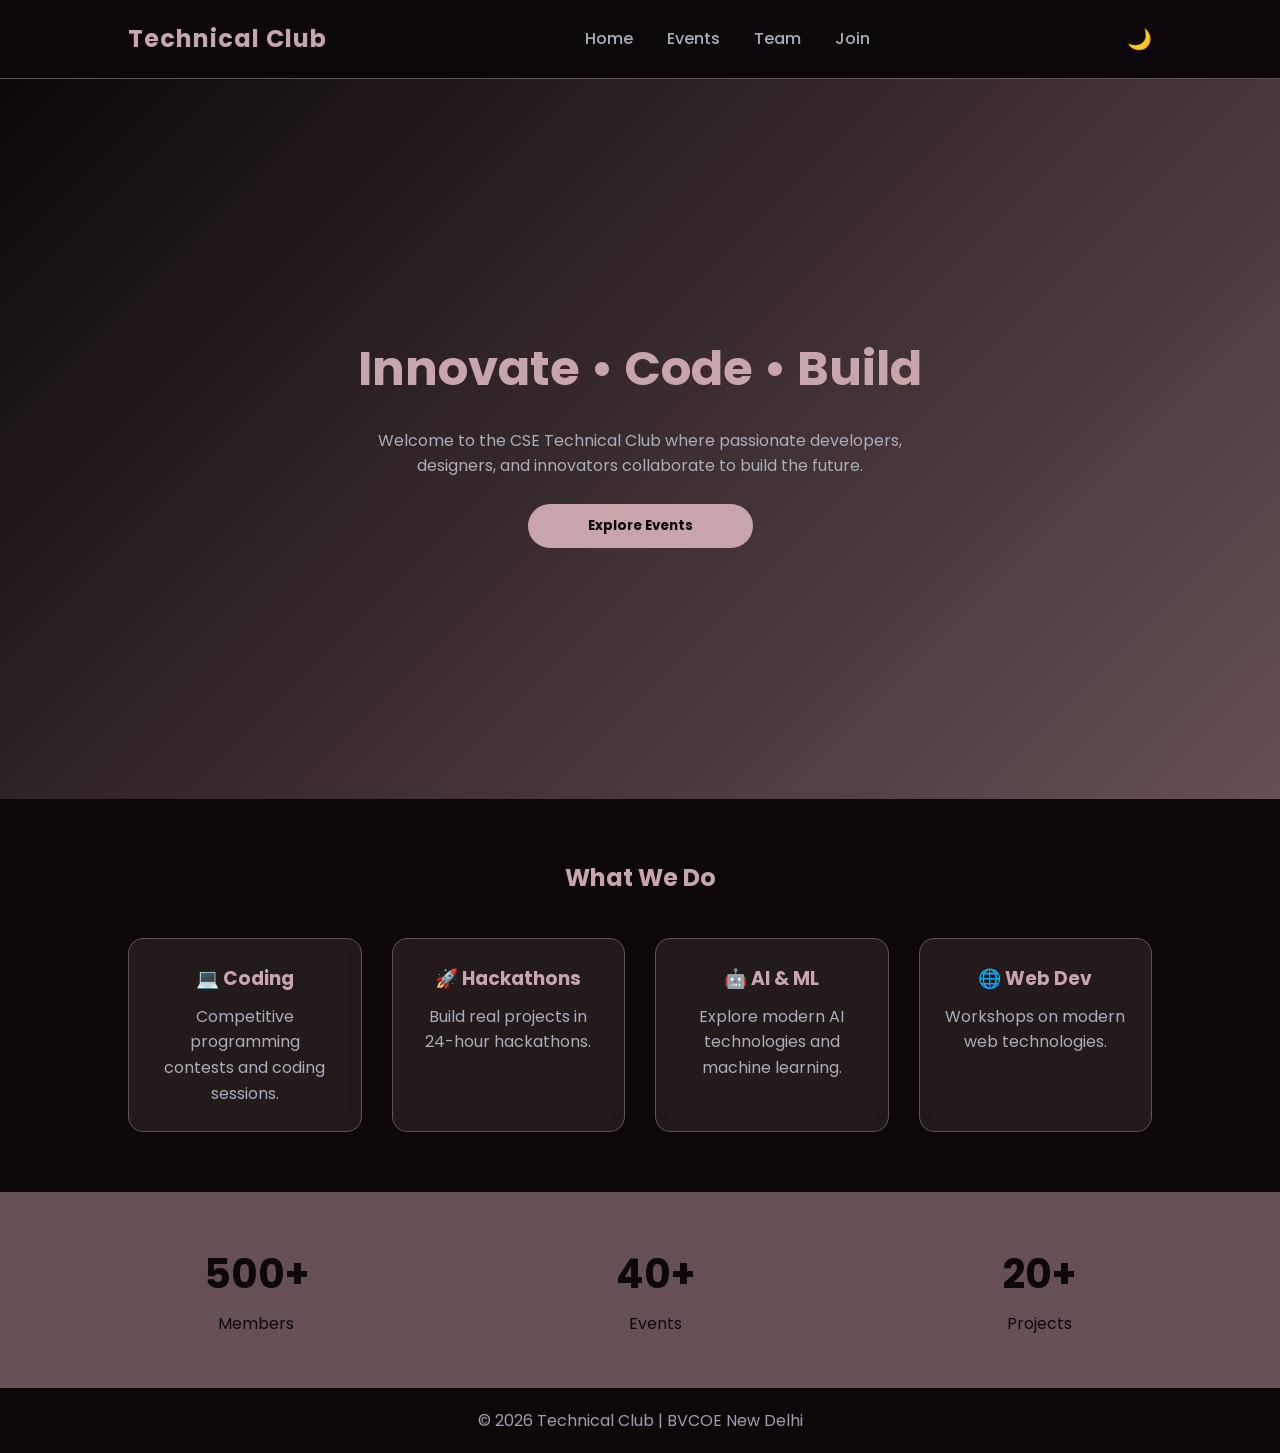
<file: index.html>
<!DOCTYPE html>
<html lang="en">

<head>
<meta charset="UTF-8">
<meta name="viewport" content="width=device-width, initial-scale=1.0">
<title>Technical Club</title>

<link rel="stylesheet" href="style.css">

<link href="https://fonts.googleapis.com/css2?family=Poppins:wght@300;500;700&display=swap" rel="stylesheet">
</head>

<body>

<header>

<h1 class="logo">Technical Club</h1>

<nav>
<a href="index.html">Home</a>
<a href="events.html">Events</a>
<a href="team.html">Team</a>
<a href="contact.html">Join</a>
</nav>

<button onclick="toggleTheme()" class="theme-btn">🌙</button>

</header>


<section class="hero">

<div class="hero-content">

<h2>Innovate • Code • Build</h2>

<p>
Welcome to the CSE Technical Club where passionate developers,
designers, and innovators collaborate to build the future.
</p>

<button class="cta"><a href="events.html" class="cta">Explore Events</a></button>

</div>

</section>


<section class="features">

<h2>What We Do</h2>

<div class="feature-grid">

<div class="card">
<h3>💻 Coding</h3>
<p>Competitive programming contests and coding sessions.</p>
</div>

<div class="card">
<h3>🚀 Hackathons</h3>
<p>Build real projects in 24-hour hackathons.</p>
</div>

<div class="card">
<h3>🤖 AI & ML</h3>
<p>Explore modern AI technologies and machine learning.</p>
</div>

<div class="card">
<h3>🌐 Web Dev</h3>
<p>Workshops on modern web technologies.</p>
</div>

</div>

</section>


<section class="stats">

<div class="stat">
<h2>500+</h2>
<p>Members</p>
</div>

<div class="stat">
<h2>40+</h2>
<p>Events</p>
</div>

<div class="stat">
<h2>20+</h2>
<p>Projects</p>
</div>

</section>


<footer>

<p>© 2026 Technical Club | BVCOE New Delhi</p>

</footer>

<script src="script.js"></script>

</body>
</html>
</file>
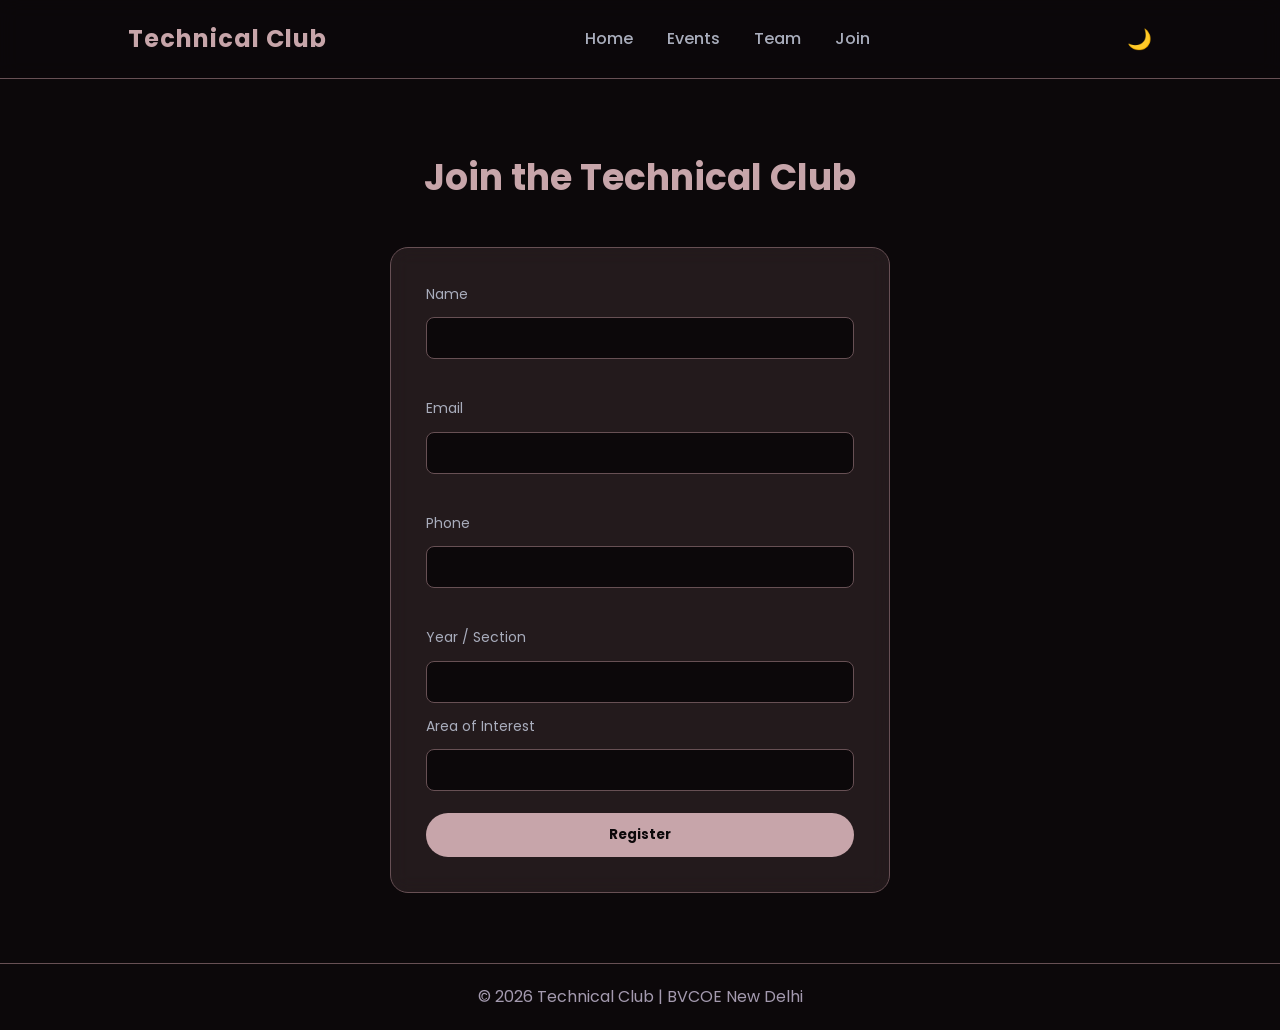
<file: contact.html>
<!DOCTYPE html>
<html lang="en">

<head>
<meta charset="UTF-8">
<meta name="viewport" content="width=device-width, initial-scale=1.0">
<title>Join Us | Technical Club</title>

<link rel="stylesheet" href="style.css">
<link href="https://fonts.googleapis.com/css2?family=Poppins:wght@300;500;700&display=swap" rel="stylesheet">

</head>

<body>

<header>

<h1 class="logo">Technical Club</h1>

<nav>
<a href="index.html">Home</a>
<a href="events.html">Events</a>
<a href="team.html">Team</a>
<a href="contact.html">Join</a>
</nav>

<button onclick="toggleTheme()" class="theme-btn">🌙</button>

</header>


<section class="contact-section">

<h2>Join the Technical Club</h2>

<form id="joinForm" class="contact-form">

<label>Name</label>
<input type="text" id="name">
<span class="error" id="nameError"></span>

<label>Email</label>
<input type="text" id="email">
<span class="error" id="emailError"></span>

<label>Phone</label>
<input type="text" id="phone">
<span class="error" id="phoneError"></span>

<label>Year / Section</label>
<input type="text" id="year">

<label>Area of Interest</label>
<input type="text" id="interest">

<button type="submit" class="submit-btn">Register</button>

</form>

</section>


<footer>
<p>© 2026 Technical Club | BVCOE New Delhi</p>
</footer>

<script src="script.js"></script>

</body>
</html>
</file>
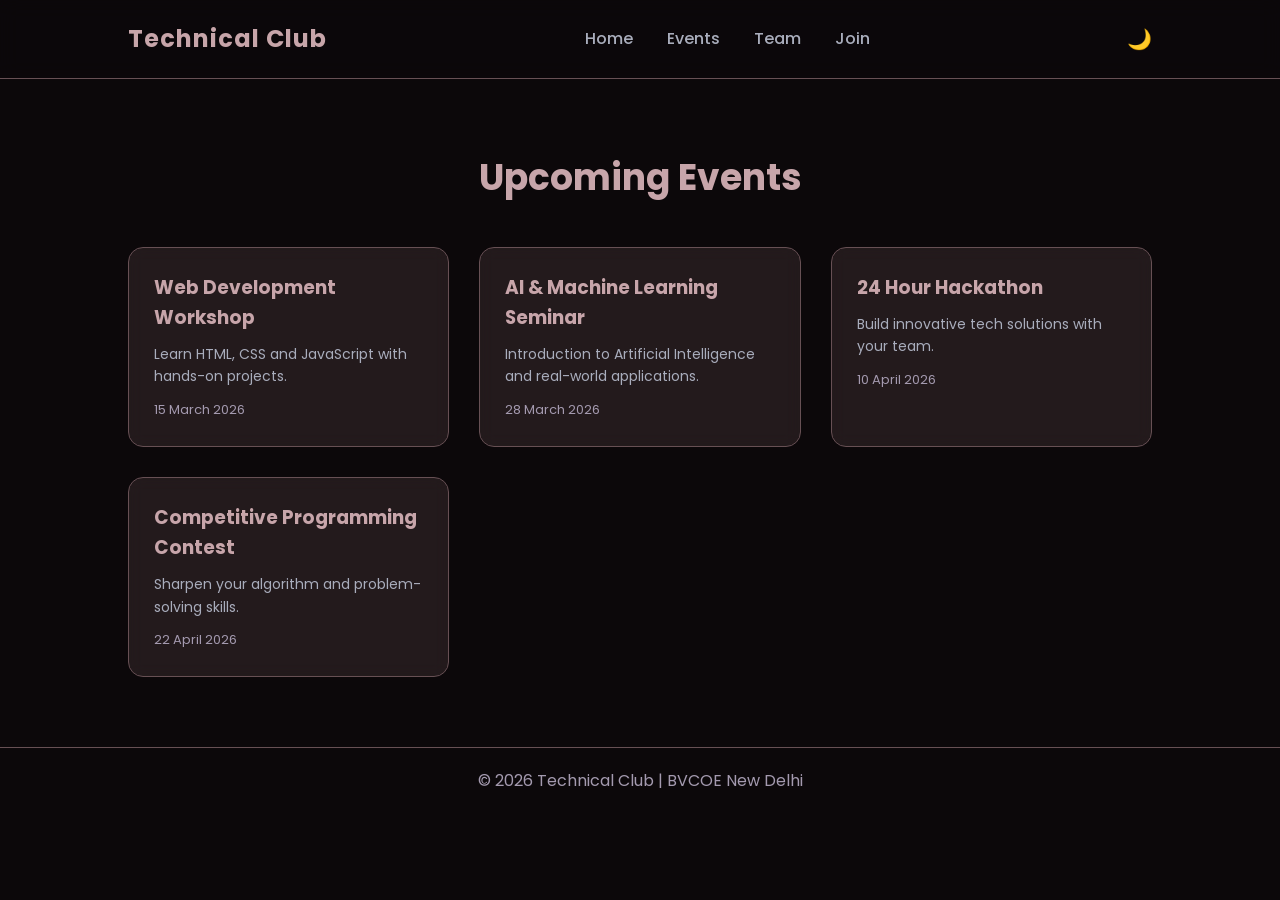
<file: events.html>
<!DOCTYPE html>
<html lang="en">

<head>
<meta charset="UTF-8">
<meta name="viewport" content="width=device-width, initial-scale=1.0">
<title>Events | Technical Club</title>

<link rel="stylesheet" href="style.css">
<link href="https://fonts.googleapis.com/css2?family=Poppins:wght@300;500;700&display=swap" rel="stylesheet">

</head>

<body>

<header>

<h1 class="logo">Technical Club</h1>

<nav>
<a href="index.html">Home</a>
<a href="events.html">Events</a>
<a href="team.html">Team</a>
<a href="contact.html">Join</a>
</nav>

<button onclick="toggleTheme()" class="theme-btn">🌙</button>

</header>


<section class="events-section">

<h2>Upcoming Events</h2>

<div id="eventsContainer" class="events-grid">

<!-- JavaScript will generate events here -->

</div>

</section>


<footer>
<p>© 2026 Technical Club | BVCOE New Delhi</p>
</footer>

<script src="script.js"></script>

</body>
</html>
</file>
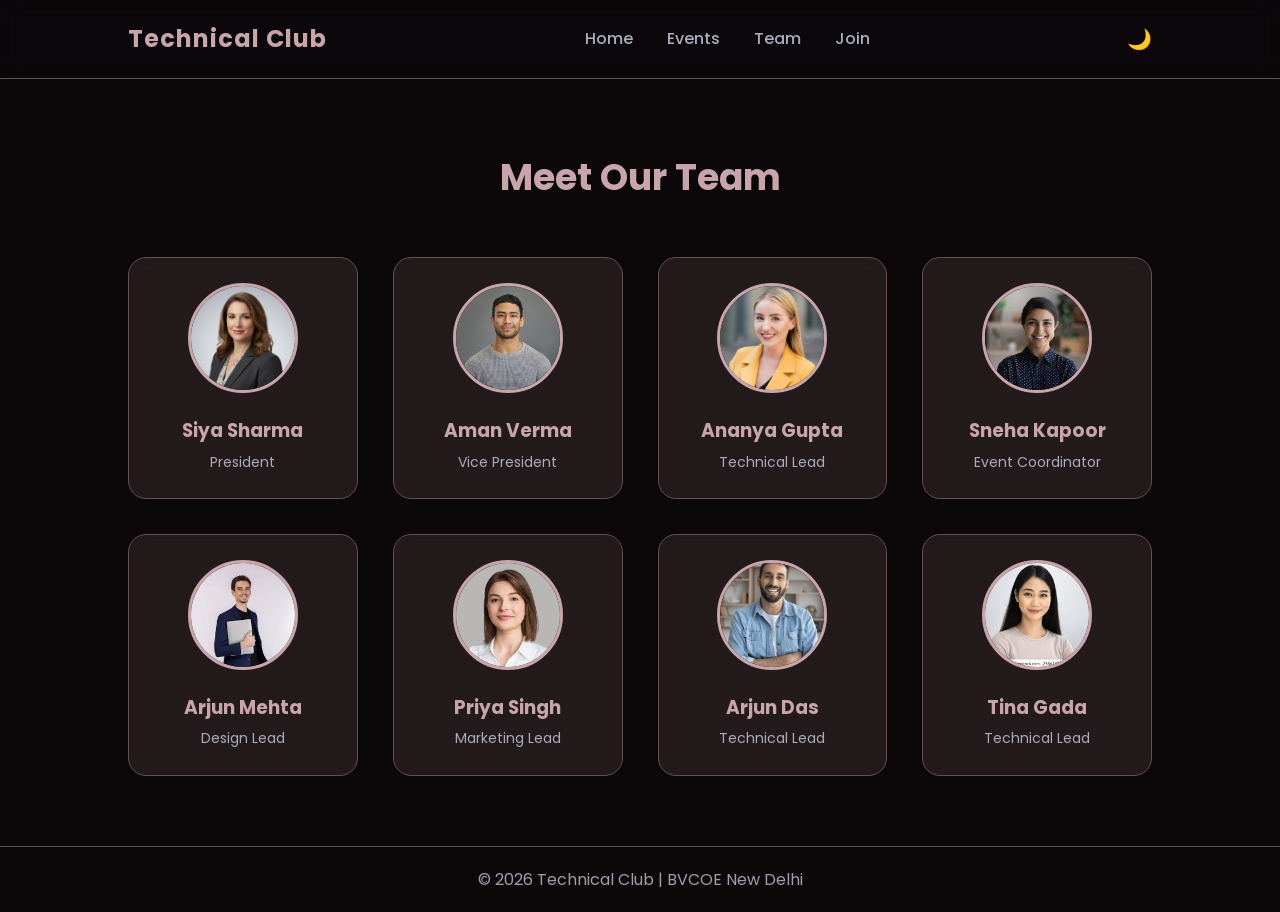
<file: team.html>
<!DOCTYPE html>
<html lang="en">

<head>
<meta charset="UTF-8">
<meta name="viewport" content="width=device-width, initial-scale=1.0">
<title>Team | Technical Club</title>

<link rel="stylesheet" href="style.css">
<link href="https://fonts.googleapis.com/css2?family=Poppins:wght@300;500;700&display=swap" rel="stylesheet">

</head>

<body>

<header>

<h1 class="logo">Technical Club</h1>

<nav>
<a href="index.html">Home</a>
<a href="events.html">Events</a>
<a href="team.html">Team</a>
<a href="contact.html">Join</a>
</nav>

<button onclick="toggleTheme()" class="theme-btn">🌙</button>

</header>


<section class="team-section">

<h2>Meet Our Team</h2>

<div class="team-grid">

<div class="team-card">
<img src="assets/8.jpeg" alt="team member">
<h3>Siya Sharma</h3>
<p>President</p>
</div>

<div class="team-card">
<img src="assets/2.jpeg" alt="team member">
<h3>Aman Verma</h3>
<p>Vice President</p>
</div>

<div class="team-card">
<img src="assets/5.jpeg" alt="team member">
<h3>Ananya Gupta</h3>
<p>Technical Lead</p>
</div>

<div class="team-card">
<img src="assets/6.jpeg" alt="team member">
<h3>Sneha Kapoor</h3>
<p>Event Coordinator</p>
</div>

<div class="team-card">
<img src="assets/1.jpeg" alt="team member">
<h3>Arjun Mehta</h3>
<p>Design Lead</p>
</div>

<div class="team-card">
<img src="assets/7.jpeg" alt="team member">
<h3>Priya Singh</h3>
<p>Marketing Lead</p>
</div>

<div class="team-card">
<img src="assets/3.jpeg" alt="team member">
<h3>Arjun Das</h3>
<p>Technical Lead</p>
</div>

<div class="team-card">
<img src="assets/4.jpeg" alt="team member">
<h3>Tina Gada</h3>
<p>Technical Lead</p>
</div>

</div>

</section>


<footer>
<p>© 2026 Technical Club | BVCOE New Delhi</p>
</footer>

<script src="script.js"></script>

</body>
</html>
</file>
<file: style.css>
*{
margin:0;
padding:0;
box-sizing:border-box;
font-family:'Poppins', sans-serif;
}

body{
background:#0c080a;
color:#a9adbc;
line-height:1.6;
}

/* NAVBAR */

header{
display:flex;
justify-content:space-between;
align-items:center;
padding:20px 10%;
background:rgba(12,8,10,0.8);
backdrop-filter:blur(10px);
border-bottom:1px solid #675054;
}

.logo{
font-size:24px;
color:#c7a5aa;
letter-spacing:1px;
}

nav a{
margin:0 15px;
text-decoration:none;
color:#a9adbc;
font-weight:500;
transition:0.3s;
}

nav a:hover{
color:#c7a5aa;
}

.theme-btn{
background:none;
border:none;
font-size:20px;
cursor:pointer;
color:#a9adbc;
}

/* HERO */

.hero{
height:80vh;
display:flex;
align-items:center;
justify-content:center;
text-align:center;
padding:40px;
background:linear-gradient(135deg,#0c080a,#675054);
}

.hero h2{
font-size:48px;
margin-bottom:20px;
color:#c7a5aa;
}

.hero p{
max-width:600px;
margin:auto;
color:#a9adbc;
}

/* BUTTON */

.cta{
margin-top:25px;
padding:12px 30px;
border:none;
border-radius:25px;
background:#c7a5aa;
color:#0c080a;
font-weight:bold;
cursor:pointer;
transition:0.3s;
text-decoration: none;
}

.cta:hover{
transform:scale(1.08);
background:#a49aaf;
}

/* FEATURES */

.features{
padding:60px 10%;
text-align:center;
}

.features h2{
color:#c7a5aa;
}

.feature-grid{
margin-top:40px;
display:grid;
grid-template-columns:repeat(auto-fit,minmax(220px,1fr));
gap:30px;
}

.card{
background:rgba(103,80,84,0.25);
padding:25px;
border-radius:15px;
backdrop-filter:blur(8px);
border:1px solid #675054;
transition:0.3s;
}

.card h3{
color:#c7a5aa;
margin-bottom:10px;
}

.card:hover{
transform:translateY(-10px);
box-shadow:0 0 20px rgba(199,165,170,0.4);
}

/* STATS */

.stats{
display:flex;
justify-content:space-around;
padding:50px;
background:#675054;
color:#0c080a;
}

.stat{
text-align:center;
}

.stat h2{
font-size:40px;
margin-bottom:5px;
}

/* FOOTER */

footer{
text-align:center;
padding:20px;
background:#0c080a;
border-top:1px solid #675054;
color:#a49aaf;
}

/* DARK MODE */

.dark-mode{
background:#0c080a;
color:#a9adbc;
}

/* RESPONSIVE */

@media(max-width:768px){

.hero h2{
font-size:32px;
}

.stats{
flex-direction:column;
gap:25px;
}

header{
flex-direction:column;
gap:10px;
}

}

/* EVENTS PAGE */

.events-section{
padding:70px 10%;
text-align:center;
}

.events-section h2{
font-size:36px;
color:#c7a5aa;
margin-bottom:40px;
}

.events-grid{
display:grid;
grid-template-columns:repeat(auto-fit,minmax(250px,1fr));
gap:30px;
}

.event-card{
background:rgba(103,80,84,0.25);
border:1px solid #675054;
border-radius:15px;
padding:25px;
backdrop-filter:blur(8px);
transition:0.3s;
text-align:left;
}

.event-card h3{
color:#c7a5aa;
margin-bottom:10px;
}

.event-card p{
color:#a9adbc;
font-size:14px;
margin-bottom:8px;
}

.event-card span{
font-size:13px;
color:#a49aaf;
}

.event-card:hover{
transform:translateY(-10px) scale(1.02);
box-shadow:0 0 20px rgba(199,165,170,0.4);
}

/* TEAM PAGE */

.team-section{
padding:70px 10%;
text-align:center;
}

.team-section h2{
font-size:36px;
color:#c7a5aa;
margin-bottom:50px;
}

.team-grid{
display:grid;
grid-template-columns:repeat(auto-fit,minmax(220px,1fr));
gap:35px;
}

.team-card{
background:rgba(103,80,84,0.25);
border:1px solid #675054;
border-radius:18px;
padding:25px;
text-align:center;
backdrop-filter:blur(10px);
transition:0.35s;
}

.team-card img{
width:110px;
height:110px;
border-radius:50%;
object-fit:cover;
margin-bottom:15px;
border:3px solid #c7a5aa;
}

.team-card h3{
color:#c7a5aa;
margin-bottom:5px;
}

.team-card p{
color:#a9adbc;
font-size:14px;
}

.team-card:hover{
transform:translateY(-12px) scale(1.03);
box-shadow:0 0 25px rgba(199,165,170,0.4);
}

/* CONTACT PAGE */

.contact-section{
padding:70px 10%;
text-align:center;
}

.contact-section h2{
font-size:36px;
color:#c7a5aa;
margin-bottom:40px;
}

.contact-form{
max-width:500px;
margin:auto;
display:flex;
flex-direction:column;
gap:12px;

background:rgba(103,80,84,0.25);
padding:35px;
border-radius:18px;
border:1px solid #675054;
backdrop-filter:blur(10px);
}

.contact-form label{
text-align:left;
color:#a9adbc;
font-size:14px;
}

.contact-form input{
padding:10px;
border-radius:8px;
border:1px solid #675054;
background:#0c080a;
color:#a9adbc;
outline:none;
}

.contact-form input:focus{
border-color:#c7a5aa;
}

.submit-btn{
margin-top:10px;
padding:12px;
border:none;
border-radius:25px;
background:#c7a5aa;
color:#0c080a;
font-weight:bold;
cursor:pointer;
transition:0.3s;
}

.submit-btn:hover{
background:#a49aaf;
transform:scale(1.05);
}

.error{
color:#ff6b6b;
font-size:12px;
text-align:left;
min-height:14px;
}

/* TOGGLE LIGHT THEME */

.dark{
background:#fcf1ef;
color:#191a1d;
}

/* navbar */

.dark header{
background:#fcf1ef;
border-bottom:1px solid #e4babe;
}

.dark nav a{
color:#34353b;
}

.dark nav a:hover{
color:#e4babe;
}

/* hero */

.dark .hero{
background:linear-gradient(135deg,#e4babe,#e8d8c9);
}

.dark .hero h2{
color:#191a1d;
}

/* cards */

.dark .card,
.dark .event-card,
.dark .team-card,
.dark .contact-form{
background:#e8d8c9;
border:1px solid #e4babe;
color:#191a1d;
}

/* buttons */

.dark .cta,
.dark .submit-btn{
background:#dd989f;
color:#191a1d;
}

.dark .cta:hover,
.dark .submit-btn:hover{
background:#191a1d;
color:#fcf1ef;
}

/* stats section */

.dark .stats{
background:#d7e0e7;
color:#191a1d;
}

/* footer */

.dark footer{
background:#fcf1ef;
color:#191a1d;
}
</file>
